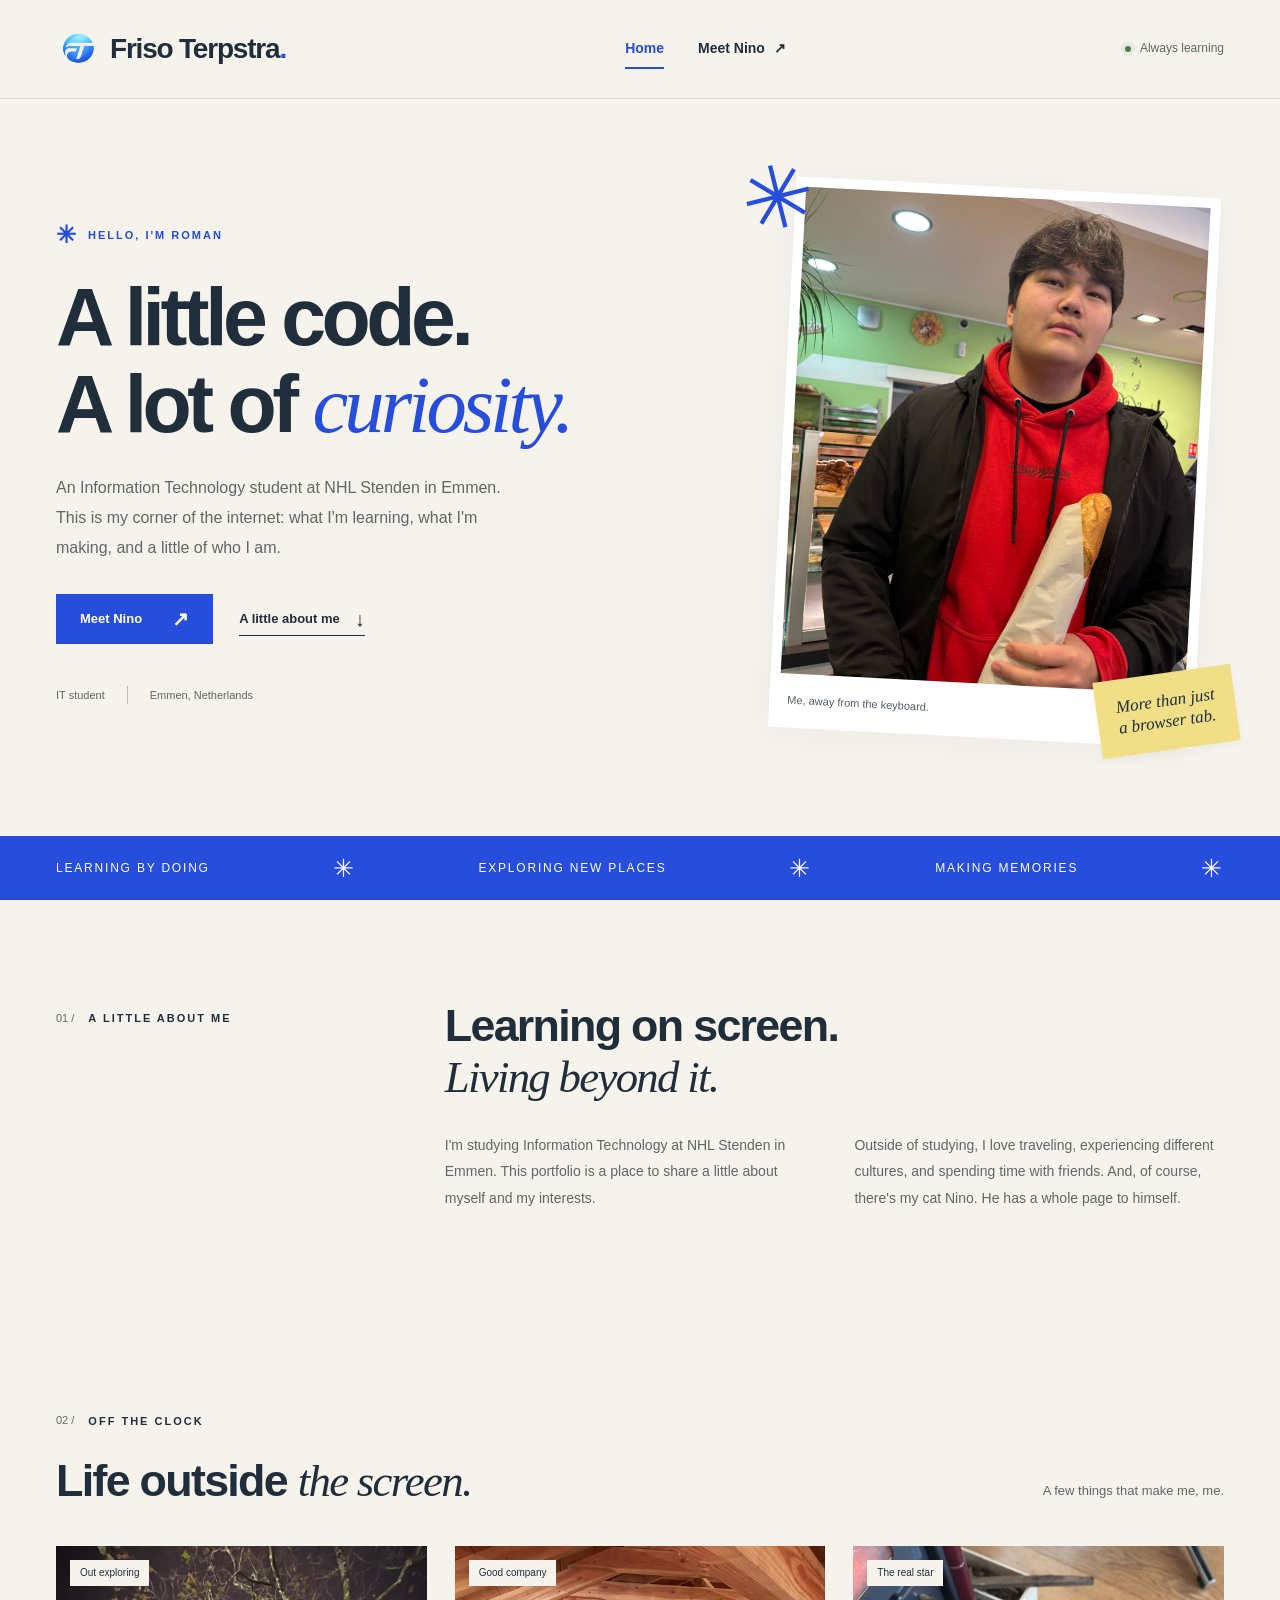
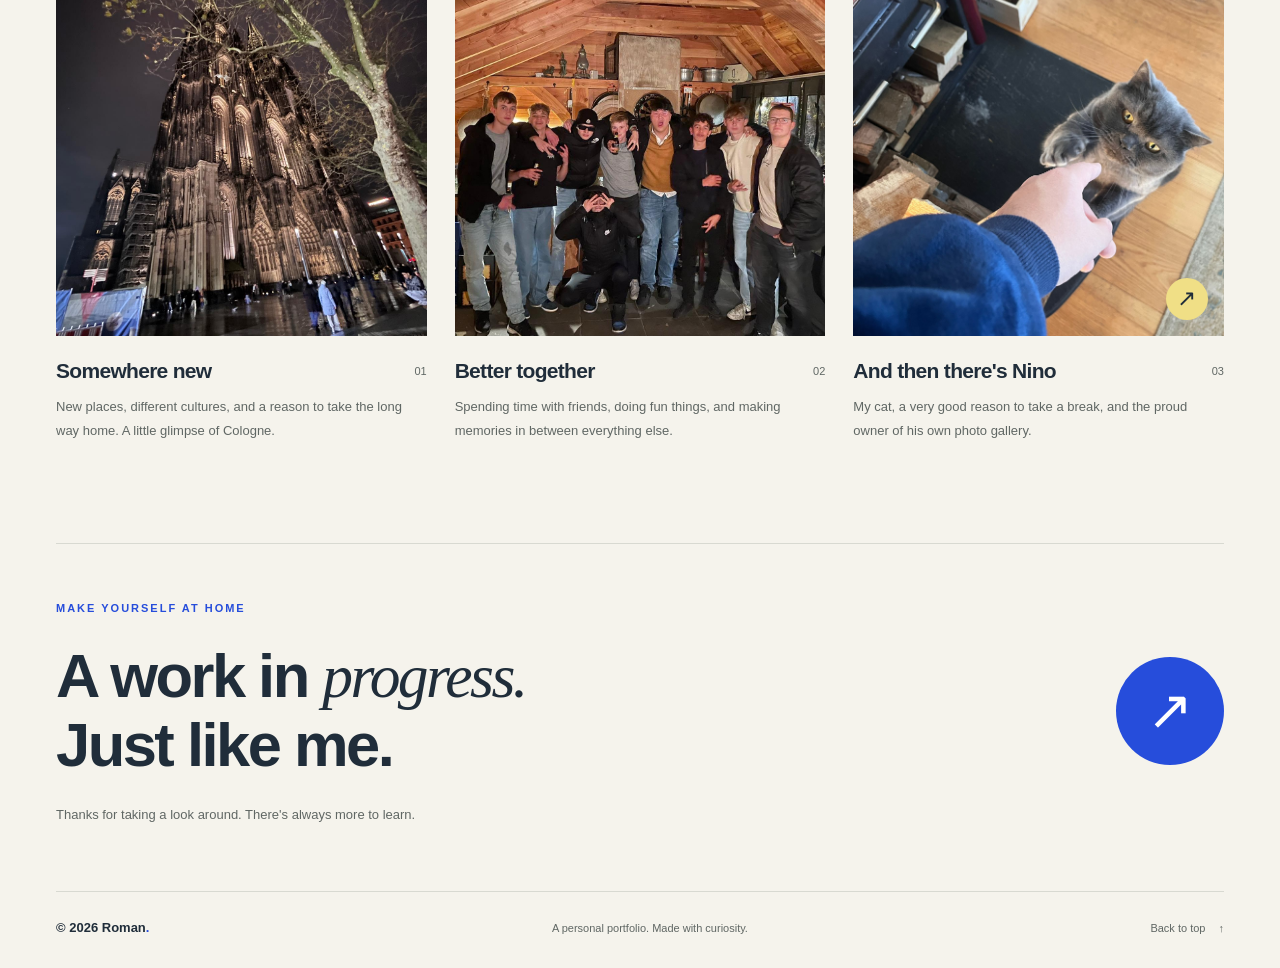
<file: index.html>
<!DOCTYPE html>
<html lang="en">
<head>
  <meta charset="UTF-8">
  <meta name="viewport" content="width=device-width, initial-scale=1">
  <meta name="description" content="Roman's personal portfolio. Information Technology at NHL Stenden, my interests, and a little life beyond the screen.">
  <meta name="theme-color" content="#f5f3ec">
  <title>Roman — Personal portfolio</title>
  <link rel="icon" href="Img/Icons/logo.png" type="image/png">
  <link rel="stylesheet" href="css/styles.css">
  <script src="js/main.js" defer></script>
</head>
<body id="top">
  <a class="skip-link" href="#main">Skip to content</a>
  <header class="site-header">
    <div class="container header-inner">
      <a class="brand" href="index.html" aria-label="Roman, home">
        <img src="Img/Icons/logo.png" alt="" width="45" height="36">
        <span>Friso Terpstra<span class="brand-dot">.</span></span>
      </a>
      <button class="menu-toggle" type="button" aria-expanded="false" aria-controls="site-nav" hidden>Menu <span aria-hidden="true">+</span></button>
      <nav class="site-nav" id="site-nav" aria-label="Main navigation">
        <a href="index.html" aria-current="page">Home</a>
        <a href="pictures.html">Meet Nino <span aria-hidden="true">↗</span></a>
      </nav>
      <span class="header-note"><span class="status-dot"></span> Always learning</span>
    </div>
  </header>

  <main id="main">
    <section class="hero container" aria-labelledby="hero-title">
      <div class="hero-copy">
        <p class="eyebrow"><span class="small-star" aria-hidden="true">✳</span> Hello, I'm Roman</p>
        <h1 id="hero-title">A little code.<br>A lot of <span class="serif-word">curiosity.</span></h1>
        <p class="hero-intro">An Information Technology student at NHL Stenden in Emmen. This is my corner of the internet: what I'm learning, what I'm making, and a little of who I am.</p>
        <div class="hero-actions">
          <a class="button button-primary" href="pictures.html">Meet Nino <span aria-hidden="true">↗</span></a>
          <a class="text-link" href="#about">A little about me <span aria-hidden="true">↓</span></a>
        </div>
        <div class="hero-meta"><span>IT student</span><span>Emmen, Netherlands</span></div>
      </div>
      <div class="hero-visual">
        <span class="portrait-spark" aria-hidden="true">✳</span>
        <figure class="portrait-frame">
          <img class="portrait" src="Img/Myself.jpeg" alt="Roman in a red hoodie, holding a baguette" width="1536" height="2048" fetchpriority="high">
          <figcaption><span>Me, away from the keyboard.</span><span aria-hidden="true">↗</span></figcaption>
        </figure>
        <span class="portrait-note">More than just<br>a browser tab.</span>
      </div>
    </section>

    <div class="intro-strip">
      <div class="container strip-inner"><span>Learning by doing</span><span aria-hidden="true">✳</span><span>Exploring new places</span><span aria-hidden="true">✳</span><span>Making memories</span><span aria-hidden="true">✳</span></div>
    </div>

    <section class="container about-section section-space" id="about" aria-labelledby="about-title">
      <div class="section-label"><span class="section-number">01 /</span><span class="eyebrow">A little about me</span></div>
      <div class="about-copy">
        <h2 id="about-title">Learning on screen.<br><span class="serif-word">Living beyond it.</span></h2>
        <div class="about-columns">
          <p>I'm studying Information Technology at NHL Stenden in Emmen. This portfolio is a place to share a little about myself and my interests.</p>
          <p>Outside of studying, I love traveling, experiencing different cultures, and spending time with friends. And, of course, there's my cat Nino. He has a whole page to himself.</p>
        </div>
      </div>
    </section>

    <section class="container section-space interests-section" aria-labelledby="interests-title">
      <div class="section-heading">
        <div><div class="section-label"><span class="section-number">02 /</span><span class="eyebrow">Off the clock</span></div><h2 id="interests-title">Life outside <span class="serif-word">the screen.</span></h2></div>
        <p>A few things that make me, me.</p>
      </div>
      <div class="interest-grid">
        <article class="interest-card">
          <div class="interest-image"><img src="Img/K%C3%B6ln.jpeg" alt="Cologne Cathedral lit up at night" width="1200" height="1600" loading="lazy"><span class="image-label">Out exploring</span></div>
          <div class="interest-heading"><h3>Somewhere new</h3><span aria-hidden="true">01</span></div>
          <p>New places, different cultures, and a reason to take the long way home. A little glimpse of Cologne.</p>
        </article>
        <article class="interest-card">
          <div class="interest-image"><img src="Img/Friends.jpeg" alt="A moment with my friends" width="1560" height="1170" loading="lazy"><span class="image-label">Good company</span></div>
          <div class="interest-heading"><h3>Better together</h3><span aria-hidden="true">02</span></div>
          <p>Spending time with friends, doing fun things, and making memories in between everything else.</p>
        </article>
        <article class="interest-card">
          <a class="interest-image cat-link" href="pictures.html" aria-label="Meet Nino and explore his photo gallery"><img src="Img/Nino%20(cat)/1.jpeg" alt="Nino the grey cat reaching for a hand" width="1536" height="2048" loading="lazy"><span class="image-label">The real star</span><span class="image-arrow" aria-hidden="true">↗</span></a>
          <div class="interest-heading"><h3><a href="pictures.html">And then there's Nino</a></h3><span aria-hidden="true">03</span></div>
          <p>My cat, a very good reason to take a break, and the proud owner of his own photo gallery.</p>
        </article>
      </div>
    </section>

    <section class="next-section container" aria-labelledby="next-title">
      <p class="eyebrow">Make yourself at home</p>
      <div class="next-inner"><h2 id="next-title">A work in <span class="serif-word">progress.</span><br>Just like me.</h2><a class="circle-link" href="pictures.html" aria-label="Meet Nino"><span aria-hidden="true">↗</span></a></div>
      <p>Thanks for taking a look around. There's always more to learn.</p>
    </section>
  </main>

  <footer class="site-footer container"><p>© <span data-current-year>2026</span> Roman<span class="brand-dot">.</span></p><p>A personal portfolio. Made with curiosity.</p><a href="#top">Back to top <span aria-hidden="true">↑</span></a></footer>
</body>
</html>
</file>
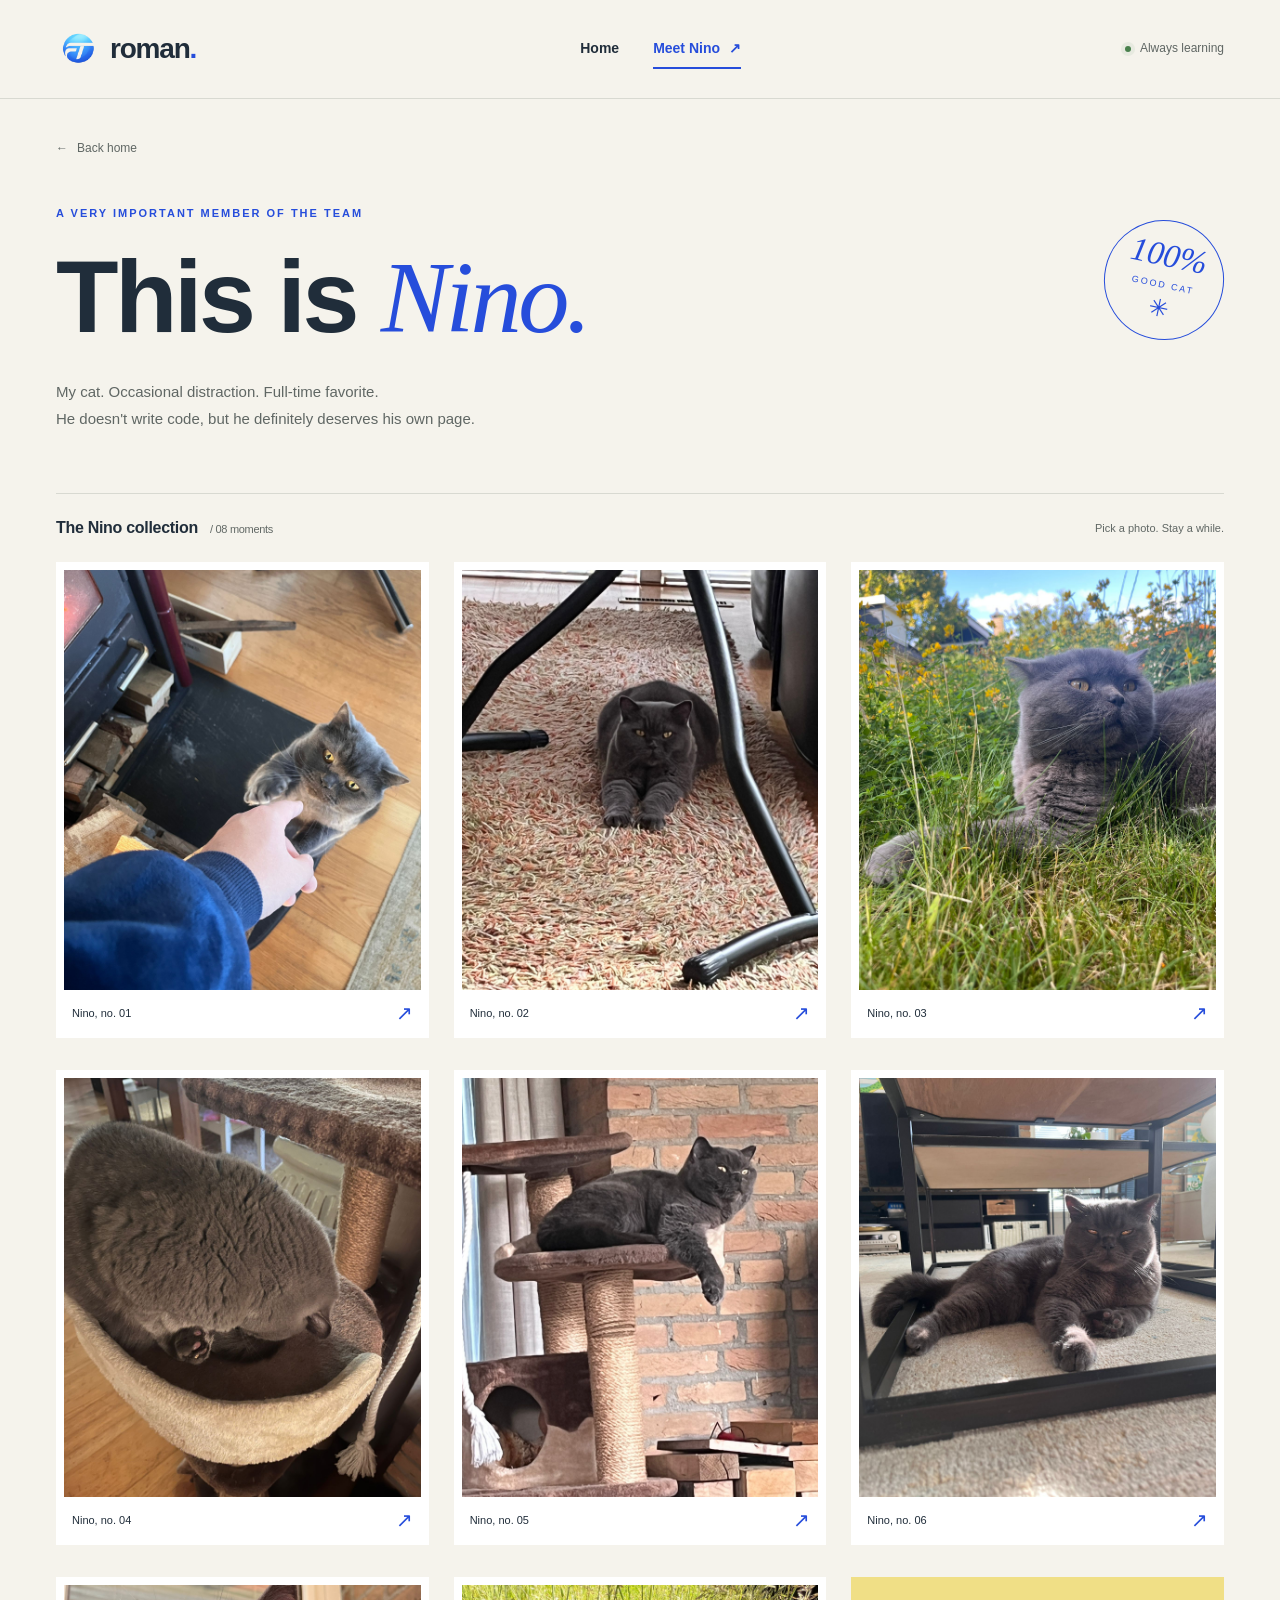
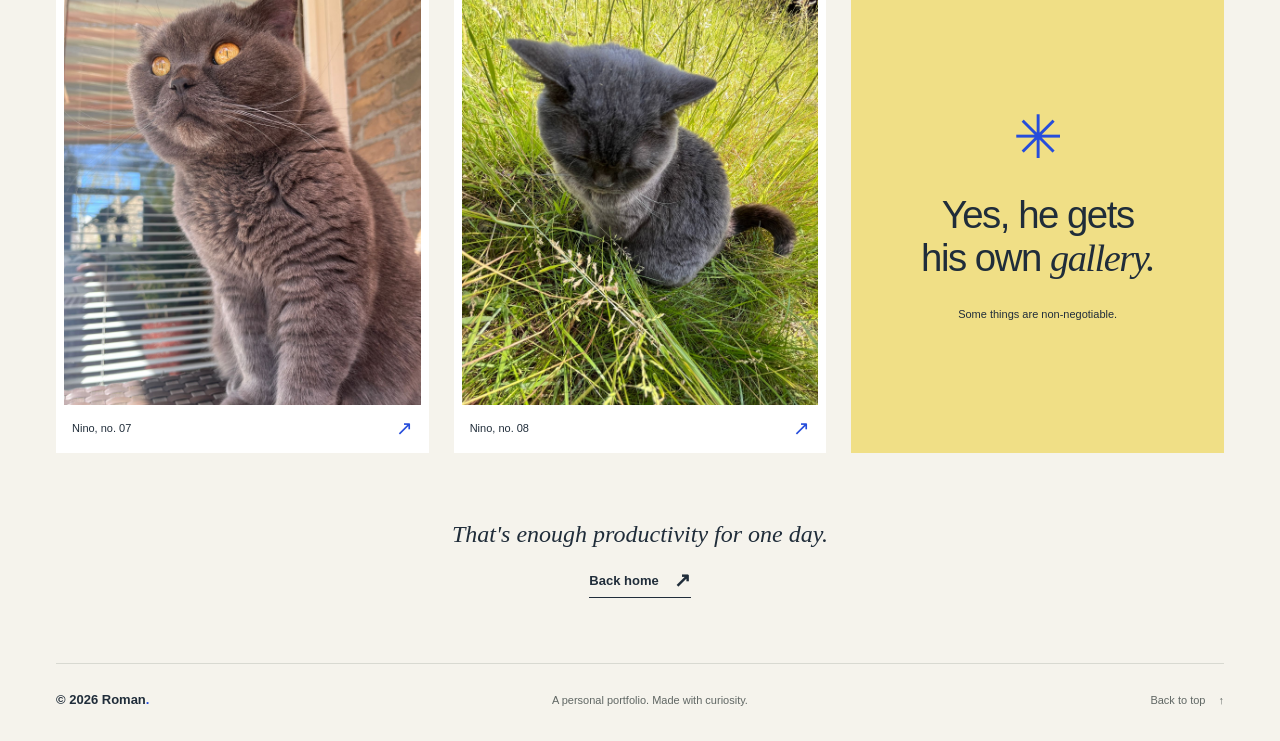
<file: pictures.html>
<!DOCTYPE html>
<html lang="en">
<head>
  <meta charset="UTF-8">
  <meta name="viewport" content="width=device-width, initial-scale=1">
  <meta name="description" content="Meet Nino, Roman's cat, in a gallery of eight favorite moments.">
  <meta name="theme-color" content="#f5f3ec">
  <title>Meet Nino — Roman</title>
  <link rel="icon" href="Img/Icons/logo.png" type="image/png">
  <link rel="stylesheet" href="css/styles.css">
  <script src="js/main.js" defer></script>
  <script src="js/gallery.js" defer></script>
</head>
<body id="top">
  <a class="skip-link" href="#main">Skip to content</a>
  <header class="site-header">
    <div class="container header-inner">
      <a class="brand" href="index.html" aria-label="Roman, home"><img src="Img/Icons/logo.png" alt="" width="45" height="36"><span>roman<span class="brand-dot">.</span></span></a>
      <button class="menu-toggle" type="button" aria-expanded="false" aria-controls="site-nav" hidden>Menu <span aria-hidden="true">+</span></button>
      <nav class="site-nav" id="site-nav" aria-label="Main navigation"><a href="index.html">Home</a><a href="pictures.html" aria-current="page">Meet Nino <span aria-hidden="true">↗</span></a></nav>
      <span class="header-note"><span class="status-dot"></span> Always learning</span>
    </div>
  </header>

  <main class="container gallery-main" id="main">
    <section class="page-intro gallery-intro" aria-labelledby="page-title">
      <a class="back-link" href="index.html"><span aria-hidden="true">←</span> Back home</a>
      <div class="page-intro-row"><div><p class="eyebrow">A very important member of the team</p><h1 id="page-title">This is <span class="serif-word">Nino.</span></h1></div><div class="nino-stamp" aria-hidden="true"><span>100%</span><span>GOOD CAT</span><span>✳</span></div></div>
      <p>My cat. Occasional distraction. Full-time favorite.<br>He doesn't write code, but he definitely deserves his own page.</p>
    </section>

    <section aria-labelledby="gallery-title">
      <div class="gallery-topline"><h2 id="gallery-title">The Nino collection <span> / 08 moments</span></h2><p>Pick a photo. Stay a while.</p></div>
      <div class="photo-grid">
        <a class="photo-card" href="Img/Nino%20(cat)/1.jpeg" data-gallery aria-label="Open photo 1 of Nino"><img src="Img/Nino%20(cat)/1.jpeg" alt="Nino reaching up toward a hand beside the fireplace" width="1536" height="2048"><span class="photo-caption"><span>Nino, no. 01</span><span aria-hidden="true">↗</span></span></a>
        <a class="photo-card" href="Img/Nino%20(cat)/2.jpeg" data-gallery aria-label="Open photo 2 of Nino"><img src="Img/Nino%20(cat)/2.jpeg" alt="Nino, a moment from his day — photo 2" width="1536" height="2048"><span class="photo-caption"><span>Nino, no. 02</span><span aria-hidden="true">↗</span></span></a>
        <a class="photo-card" href="Img/Nino%20(cat)/3.jpeg" data-gallery aria-label="Open photo 3 of Nino"><img src="Img/Nino%20(cat)/3.jpeg" alt="Nino, a moment from his day — photo 3" width="1536" height="2048"><span class="photo-caption"><span>Nino, no. 03</span><span aria-hidden="true">↗</span></span></a>
        <a class="photo-card" href="Img/Nino%20(cat)/4.jpeg" data-gallery aria-label="Open photo 4 of Nino"><img src="Img/Nino%20(cat)/4.jpeg" alt="Nino, a moment from his day — photo 4" width="1536" height="2048" loading="lazy"><span class="photo-caption"><span>Nino, no. 04</span><span aria-hidden="true">↗</span></span></a>
        <a class="photo-card" href="Img/Nino%20(cat)/5.jpeg" data-gallery aria-label="Open photo 5 of Nino"><img src="Img/Nino%20(cat)/5.jpeg" alt="Nino, a moment from his day — photo 5" width="1536" height="2048" loading="lazy"><span class="photo-caption"><span>Nino, no. 05</span><span aria-hidden="true">↗</span></span></a>
        <a class="photo-card" href="Img/Nino%20(cat)/6.jpeg" data-gallery aria-label="Open photo 6 of Nino"><img src="Img/Nino%20(cat)/6.jpeg" alt="Nino, a moment from his day — photo 6" width="1536" height="2048" loading="lazy"><span class="photo-caption"><span>Nino, no. 06</span><span aria-hidden="true">↗</span></span></a>
        <a class="photo-card" href="Img/Nino%20(cat)/7.jpeg" data-gallery aria-label="Open photo 7 of Nino"><img src="Img/Nino%20(cat)/7.jpeg" alt="Nino, a moment from his day — photo 7" width="1536" height="2048" loading="lazy"><span class="photo-caption"><span>Nino, no. 07</span><span aria-hidden="true">↗</span></span></a>
        <a class="photo-card" href="Img/Nino%20(cat)/8.jpeg" data-gallery aria-label="Open photo 8 of Nino"><img src="Img/Nino%20(cat)/8.jpeg" alt="Nino, a moment from his day — photo 8" width="1536" height="2048" loading="lazy"><span class="photo-caption"><span>Nino, no. 08</span><span aria-hidden="true">↗</span></span></a>
        <div class="gallery-note"><span aria-hidden="true">✳</span><p>Yes, he gets<br>his own <em>gallery.</em></p><span>Some things are non-negotiable.</span></div>
      </div>
    </section>
    <aside class="gallery-signoff"><p>That's enough productivity for one day.</p><a class="text-link" href="index.html">Back home <span aria-hidden="true">↗</span></a></aside>
  </main>

  <dialog class="lightbox" id="lightbox" aria-labelledby="lightbox-title">
    <div class="lightbox-topline"><h2 id="lightbox-title">The Nino collection</h2><button class="lightbox-close" type="button" aria-label="Close photo viewer" autofocus>Close <span aria-hidden="true">×</span></button></div>
    <div class="lightbox-stage"><button class="lightbox-nav" id="previous-photo" type="button" aria-label="Previous photo">←</button><img id="lightbox-image" alt=""><button class="lightbox-nav" id="next-photo" type="button" aria-label="Next photo">→</button></div>
    <div class="lightbox-bottomline"><p id="lightbox-counter" role="status" aria-live="polite" aria-atomic="true"></p><p>← → to explore <span aria-hidden="true">·</span> Esc to close</p></div>
  </dialog>

  <footer class="site-footer container"><p>© <span data-current-year>2026</span> Roman<span class="brand-dot">.</span></p><p>A personal portfolio. Made with curiosity.</p><a href="#top">Back to top <span aria-hidden="true">↑</span></a></footer>
</body>
</html>
</file>
<file: css/styles.css>
/* Shared styles. No framework, build step, or external fonts required. */
:root {
  color-scheme: light;
  --paper: #f5f3ec;
  --ink: #202d3a;
  --muted: #606764;
  --blue: #264ddb;
  --blue-dark: #1639b3;
  --line: #d8d9d1;
  --yellow: #f0df86;
  --serif: Georgia, "Times New Roman", serif;
  --sans: "Segoe UI", Arial, sans-serif;
}
* { box-sizing: border-box; }
html { scroll-behavior: smooth; scroll-padding-top: 100px; }
body { margin: 0; background: var(--paper); color: var(--ink); font: 16px/1.65 var(--sans); }
body:has(dialog[open]) { overflow: hidden; }
img { display: block; max-width: 100%; height: auto; }
a { color: inherit; text-decoration: none; }
button, input, select { font: inherit; }
button, select { cursor: pointer; }
button { color: inherit; border-radius: 0; }
button, a, input, select { -webkit-tap-highlight-color: transparent; }
::selection { color: white; background: var(--blue); }
:focus-visible { outline: 3px solid var(--blue); outline-offset: 5px; }
[hidden] { display: none !important; }
h1, h2, h3, p, figure { margin: 0; }
h1, h2, h3 { line-height: 1.12; font-weight: 600; }
p { text-wrap: pretty; }
.container { width: min(1180px, calc(100% - 112px)); margin-inline: auto; }
.sr-only { position: absolute; width: 1px; height: 1px; padding: 0; margin: -1px; overflow: hidden; clip-path: inset(50%); white-space: nowrap; border: 0; }
.skip-link { position: fixed; top: 12px; left: 12px; padding: 10px 20px; background: var(--blue); color: white; z-index: 20; transform: translateY(-180%); }
.skip-link:focus { transform: translateY(0); }
.site-header { border-bottom: 1px solid var(--line); }
.header-inner { min-height: 98px; display: flex; align-items: center; justify-content: space-between; gap: 30px; }
.brand { display: inline-flex; align-items: center; gap: 9px; font-size: 28px; font-weight: 700; letter-spacing: -1.2px; }
.brand img { width: 45px; height: 36px; object-fit: contain; }
.brand-dot { color: var(--blue); }
.site-nav { display: flex; align-items: center; gap: 34px; }
.site-nav a { position: relative; font-size: 14px; font-weight: 600; padding: 12px 0; }
.site-nav a::after { content: ""; position: absolute; height: 2px; bottom: 4px; left: 0; right: 0; background: var(--blue); transform: scaleX(0); transform-origin: left; transition: transform 180ms ease; }
.site-nav a:hover, .site-nav a[aria-current] { color: var(--blue); }
.site-nav a:hover::after, .site-nav a[aria-current]::after { transform: scaleX(1); }
.site-nav a span { display: inline-block; margin-left: 5px; }
.header-note { display: flex; align-items: center; gap: 9px; font-size: 12px; color: var(--muted); }
.status-dot { width: 6px; height: 6px; border-radius: 50%; background: #49804c; box-shadow: 0 0 0 4px #49804c14; }
.menu-toggle { display: none; align-items: center; justify-content: space-between; gap: 15px; padding: 9px 0 9px 12px; background: none; border: 0; font-size: 14px; }
.menu-toggle span { font-size: 23px; line-height: 1; transition: transform 180ms; }
.menu-toggle[aria-expanded="true"] span { transform: rotate(45deg); }
.eyebrow { font-size: 11px; font-weight: 600; letter-spacing: 2px; text-transform: uppercase; }
.serif-word { font-family: var(--serif); font-style: italic; font-weight: 400; }
.hero { display: grid; grid-template-columns: 1.5fr 1fr; align-items: center; gap: 64px; padding-block: 78px 86px; }
.hero-copy .eyebrow { display: flex; align-items: center; gap: 10px; color: var(--blue); }
.small-star { font-size: 24px; line-height: 1; }
.hero h1 { font-size: clamp(56px, 6.3vw, 86px); letter-spacing: -4.5px; line-height: 1.08; margin-block: 27px 25px; }
.hero h1 .serif-word { color: var(--blue); letter-spacing: -4px; }
.hero-intro { max-width: 475px; font-size: 16px; line-height: 1.85; color: var(--muted); }
.hero-actions { display: flex; align-items: center; flex-wrap: wrap; gap: 26px; margin-top: 32px; }
.button { display: inline-flex; align-items: center; justify-content: center; gap: 30px; min-height: 50px; padding: 13px 23px; border: 1px solid transparent; font-size: 13px; font-weight: 600; transition: background 180ms ease, transform 180ms ease; }
.button-primary { background: var(--blue); color: white; }
.button-primary:hover { background: var(--blue-dark); transform: translateY(-2px); }
.button span { font-size: 20px; line-height: 1; }
.text-link { display: inline-flex; align-items: center; gap: 15px; width: fit-content; padding: 6px 0; background: none; border: 0; border-bottom: 1px solid currentColor; font-size: 13px; font-weight: 600; }
.text-link:hover { color: var(--blue); }
.text-link span { font-size: 20px; line-height: 1; transition: transform 180ms ease; }
.text-link:hover span { transform: translate(2px, -2px); }
.hero-meta { display: flex; gap: 22px; margin-top: 42px; font-size: 11px; color: var(--muted); }
.hero-meta span + span { border-left: 1px solid #b9bdb7; padding-left: 22px; }
.hero-visual { position: relative; padding: 10px 17px 12px 0; }
.portrait-frame { position: relative; padding: 10px 10px 0; background: #fff; transform: rotate(3deg); box-shadow: 0 5px 35px #2836410b; }
.portrait { width: 100%; aspect-ratio: 0.83; height: auto; object-fit: cover; object-position: 50% 30%; }
.portrait-frame figcaption { display: flex; align-items: center; justify-content: space-between; padding: 16px 8px 18px; font-size: 11px; color: #535d68; }
.portrait-frame figcaption span:last-child { font-size: 20px; line-height: 1; }
.portrait-spark { position: absolute; z-index: 1; top: -23px; left: -40px; color: var(--blue); font-size: 87px; line-height: 1; transform: rotate(-14deg); }
.portrait-note { position: absolute; right: -12px; bottom: 1px; background: var(--yellow); padding: 17px 20px; transform: rotate(-8deg); font: italic 17px/1.25 var(--serif); box-shadow: 0 3px 8px #00000009; }
.intro-strip { background: var(--blue); color: white; }
.strip-inner { display: flex; align-items: center; justify-content: space-between; min-height: 64px; gap: 28px; }
.strip-inner > span { font-size: 12px; letter-spacing: 1.8px; text-transform: uppercase; }
.strip-inner > span[aria-hidden] { font-size: 25px; }
.section-space { padding-block: 100px; }
.section-label { display: flex; align-items: center; gap: 14px; margin-bottom: 25px; }
.section-number { font: 11px/1.5 var(--sans); color: var(--muted); }
.about-section { display: grid; grid-template-columns: 1fr 2.3fr; gap: 50px; }
.about-section > .section-label { align-self: start; margin-top: 9px; }
h2 { font-size: clamp(34px, 3.5vw, 46px); letter-spacing: -1.7px; }
.about-columns { display: grid; grid-template-columns: 1fr 1fr; gap: 40px; margin-top: 30px; }
.about-columns p { color: var(--muted); font-size: 14px; line-height: 1.9; }
.section-heading { display: flex; align-items: end; justify-content: space-between; gap: 32px; margin-bottom: 40px; }
.section-heading > p { color: var(--muted); font-size: 13px; padding-bottom: 4px; }
.interest-grid { display: grid; grid-template-columns: repeat(3, minmax(0, 1fr)); gap: 28px; }
.interest-image { position: relative; display: block; overflow: hidden; }
.interest-image img { width: 100%; height: auto; aspect-ratio: 0.95; object-fit: cover; transition: transform 350ms ease; }
.interest-card:nth-child(2) .interest-image img { object-position: 55% center; }
.interest-card:nth-child(3) .interest-image img { object-position: 67% center; }
.interest-image:hover img { transform: scale(1.035); }
.image-label { position: absolute; top: 14px; left: 14px; padding: 5px 10px; background: var(--paper); font-size: 10px; font-weight: 500; }
.image-arrow { position: absolute; bottom: 16px; right: 16px; display: grid; place-items: center; width: 42px; height: 42px; border-radius: 50%; background: var(--yellow); font-size: 23px; }
.interest-heading { display: flex; align-items: center; justify-content: space-between; gap: 10px; margin-top: 23px; }
.interest-heading h3 { font-size: 21px; letter-spacing: -0.7px; }
.interest-heading h3 a:hover { color: var(--blue); }
.interest-heading > span { font-size: 11px; color: var(--muted); }
.interest-card > p { margin-top: 12px; font-size: 13px; color: var(--muted); line-height: 1.85; }
.next-section { border-top: 1px solid var(--line); padding-block: 55px 65px; }
.next-section > .eyebrow { color: var(--blue); }
.next-inner { display: flex; align-items: center; justify-content: space-between; gap: 25px; margin-block: 25px; }
.next-inner h2 { font-size: clamp(38px, 4.8vw, 65px); letter-spacing: -2.5px; }
.next-section > p:last-child { color: var(--muted); font-size: 13px; }
.circle-link { flex-shrink: 0; display: grid; place-items: center; width: 108px; height: 108px; border-radius: 50%; background: var(--blue); color: white; font-size: 55px; transition: transform 200ms, background 200ms; }
.circle-link:hover { background: var(--blue-dark); transform: rotate(8deg); }
.site-footer { display: flex; align-items: center; justify-content: space-between; gap: 24px; padding-block: 25px 30px; border-top: 1px solid var(--line); font-size: 11px; color: var(--muted); }
.site-footer > p:first-child { font-weight: 600; color: var(--ink); font-size: 13px; }
.site-footer > a:hover { color: var(--blue); }
.site-footer > a span { margin-left: 10px; }

/* Page introductions */
.page-intro { padding-block: 35px 55px; }
.back-link { display: inline-flex; gap: 9px; align-items: center; font-size: 12px; color: var(--muted); margin-bottom: 45px; }
.back-link:hover { color: var(--blue); }
.page-intro-row { display: flex; justify-content: space-between; align-items: center; gap: 30px; }
.page-intro .eyebrow { color: var(--blue); margin-bottom: 18px; }
.page-intro h1 { font-size: clamp(45px, 5.5vw, 76px); letter-spacing: -3.5px; }
.page-intro h1 .serif-word { color: var(--blue); }
.page-intro > p { max-width: 580px; margin-top: 22px; color: var(--muted); font-size: 15px; line-height: 1.85; }
/* Nino's gallery and native dialog photo viewer */
.gallery-intro { padding-bottom: 60px; }
.gallery-intro h1 { font-size: clamp(65px, 8vw, 105px); }
.nino-stamp { display: flex; flex-direction: column; align-items: center; justify-content: center; flex-shrink: 0; width: 120px; height: 120px; border: 1px solid var(--blue); border-radius: 50%; color: var(--blue); transform: rotate(12deg); }
.nino-stamp span:first-child { font: italic 33px/1.2 var(--serif); }
.nino-stamp span:nth-child(2) { font-size: 9px; letter-spacing: 2px; margin-top: 3px; }
.nino-stamp span:last-child { font-size: 24px; line-height: 1.3; }
.gallery-topline { display: flex; align-items: center; justify-content: space-between; gap: 20px; border-top: 1px solid var(--line); padding-block: 25px; }
.gallery-topline h2 { font-size: 16px; letter-spacing: -0.3px; }
.gallery-topline h2 span { font-size: 11px; font-weight: 400; color: var(--muted); margin-left: 8px; }
.gallery-topline > p { font-size: 11px; color: var(--muted); }
.photo-grid { display: grid; grid-template-columns: repeat(3, minmax(0, 1fr)); gap: 32px 25px; }
.photo-card { position: relative; display: block; background: white; padding: 8px 8px 0; transition: transform 200ms ease, box-shadow 200ms ease; }
.photo-card:hover { transform: translateY(-5px) rotate(-1deg); box-shadow: 0 8px 25px #202d3a0c; }
.photo-card img { width: 100%; height: auto; aspect-ratio: 0.85; object-fit: cover; }
.photo-caption { display: flex; justify-content: space-between; align-items: center; padding: 13px 8px 15px; font-size: 11px; }
.photo-caption > span:last-child { font-size: 20px; color: var(--blue); line-height: 1; }
.gallery-note { display: flex; flex-direction: column; align-items: center; justify-content: center; gap: 25px; min-height: 250px; text-align: center; background: var(--yellow); padding: 30px; }
.gallery-note > span:first-child { color: var(--blue); font-size: 60px; line-height: 1; }
.gallery-note p { font-size: clamp(28px, 3vw, 41px); line-height: 1.12; letter-spacing: -1.5px; }
.gallery-note p em { font-family: var(--serif); font-weight: 400; }
.gallery-note > span:last-child { font-size: 11px; }
.gallery-signoff { display: flex; flex-direction: column; align-items: center; gap: 12px; padding-block: 65px; }
.gallery-signoff > p { font: italic 24px/1.4 var(--serif); text-align: center; }
.lightbox { position: fixed; width: min(1040px, calc(100% - 40px)); max-width: none; max-height: calc(100dvh - 40px); padding: 20px 25px; border: 0; color: white; background: #1a242d; }
.lightbox::backdrop { background: #101720e8; backdrop-filter: blur(6px); }
.lightbox :focus-visible { outline-color: var(--yellow); }
.lightbox-topline, .lightbox-bottomline { display: flex; align-items: center; justify-content: space-between; gap: 20px; }
.lightbox-topline h2 { font-size: 13px; font-weight: 500; letter-spacing: 0; }
.lightbox-close { display: flex; align-items: center; gap: 12px; min-height: 44px; background: none; border: 0; color: white; font-size: 12px; padding: 4px 0 4px 12px; }
.lightbox-close span { font-size: 28px; line-height: 1; }
.lightbox-stage { display: grid; grid-template-columns: 50px minmax(0, 1fr) 50px; gap: 20px; align-items: center; margin-block: 12px 20px; }
.lightbox-stage > img { width: 100%; height: min(70dvh, 750px); object-fit: contain; }
.lightbox-nav { width: 48px; height: 48px; background: #ffffff10; border: 1px solid #ffffff40; color: white; border-radius: 50%; font-size: 21px; }
.lightbox-nav:hover, .lightbox-close:hover { color: var(--yellow); border-color: var(--yellow); }
.lightbox-bottomline { font-size: 11px; color: #c1c9cf; }
.lightbox-bottomline > p:last-child { color: #aab6be; }

@media (min-width: 1440px) {
  .hero { gap: 100px; padding-block: 90px 100px; }
}
@media (max-width: 1100px) {
  .container { width: calc(100% - 72px); }
  .header-note { display: none; }
  .hero { gap: 45px; padding-block: 65px; }
  .hero h1 { font-size: clamp(51px, 6.4vw, 72px); letter-spacing: -3px; }
  .hero h1 .serif-word { letter-spacing: -3px; }
  .hero-intro { font-size: 14px; }
  .hero-actions { gap: 18px; }
  .hero-meta { margin-top: 28px; }
  .portrait-note { right: -8px; font-size: 15px; padding: 13px 15px; }
  .portrait-spark { font-size: 70px; left: -25px; }
  .about-section { grid-template-columns: 1fr 2.8fr; gap: 30px; }
  .section-label { gap: 9px; }
  .section-label .eyebrow { font-size: 10px; letter-spacing: 1.3px; }
  .section-heading { align-items: start; flex-direction: column; gap: 18px; }
  .interest-grid { gap: 20px; }
  .interest-heading h3 { font-size: 18px; }
}
@media (max-width: 760px) {
  .container { width: calc(100% - 40px); }
  .header-inner { min-height: 80px; gap: 20px; }
  .brand { font-size: 25px; }
  .brand img { width: 38px; height: 31px; }
  .site-nav { gap: 23px; }
  .site-nav a { font-size: 12px; }
  .hero { grid-template-columns: 1fr 0.85fr; gap: 28px; padding-block: 50px 60px; }
  .hero h1 { font-size: 46px; letter-spacing: -2.5px; }
  .hero h1 .serif-word { letter-spacing: -2px; }
  .hero-copy .eyebrow { font-size: 9px; letter-spacing: 1.4px; }
  .hero-meta { flex-wrap: wrap; gap: 10px; }
  .hero-meta span + span { padding-left: 10px; }
  .hero-actions { margin-top: 22px; }
  .hero-intro { font-size: 13px; }
  .button { gap: 20px; min-height: 47px; padding: 11px 18px; }
  .portrait-frame figcaption { font-size: 9px; padding: 13px 3px 18px; }
  .portrait-spark { font-size: 57px; left: -19px; top: -12px; }
  .portrait-note { font-size: 14px; right: -5px; bottom: -15px; }
  .strip-inner { gap: 15px; min-height: 56px; }
  .strip-inner > span { font-size: 9px; letter-spacing: 1px; }
  .strip-inner > span[aria-hidden] { font-size: 18px; }
  .strip-inner > span:last-child { display: none; }
  .section-space { padding-block: 65px; }
  .about-section { grid-template-columns: 1fr; gap: 10px; }
  .about-columns { gap: 25px; }
  .interest-grid { grid-template-columns: 1fr; gap: 35px; }
  .interest-card { display: grid; grid-template-columns: 0.85fr 1fr; grid-template-rows: auto 1fr; column-gap: 25px; align-items: start; }
  .interest-image { grid-row: 1 / 3; }
  .interest-image img { aspect-ratio: 1.1; }
  .interest-heading { margin-top: 10px; }
  .interest-heading h3 { font-size: 23px; }
  .interest-card > p { font-size: 14px; }
  .next-inner h2 { font-size: 47px; }
  .circle-link { width: 84px; height: 84px; font-size: 43px; }
  .site-footer { flex-wrap: wrap; gap: 16px; }
  .site-footer > p:nth-child(2) { order: 3; width: 100%; }
  .page-intro h1 { font-size: 49px; letter-spacing: -2px; }
  .photo-grid { grid-template-columns: repeat(2, minmax(0, 1fr)); gap: 22px 18px; }
  .gallery-note { grid-column: 1 / -1; flex-direction: row; justify-content: space-around; min-height: 180px; }
  .gallery-intro h1 { font-size: 75px; }
  .nino-stamp { width: 95px; height: 95px; }
  .nino-stamp span:first-child { font-size: 28px; }
  .gallery-topline { flex-wrap: wrap; gap: 8px; }
  .lightbox { width: calc(100% - 24px); padding: 12px; }
  .lightbox-stage { grid-template-columns: 38px minmax(0, 1fr) 38px; gap: 8px; }
  .lightbox-nav { width: 38px; height: 44px; border-radius: 3px; }
  .lightbox-bottomline { gap: 12px; font-size: 10px; }
}
@media (max-width: 560px) {
  .header-inner { flex-wrap: wrap; gap: 0; }
  .menu-toggle:not([hidden]) { display: flex; }
  .site-nav { width: 100%; justify-content: space-between; padding-block: 0 17px; }
  .site-nav[data-enhanced="true"] { display: none; }
  .site-nav[data-enhanced="true"][data-open="true"] { display: flex; }
  .hero { grid-template-columns: 1fr; gap: 38px; padding-block: 40px 55px; }
  .hero h1 { font-size: clamp(47px, 12.5vw, 68px); letter-spacing: -3px; margin-block: 23px 20px; }
  .hero h1 .serif-word { letter-spacing: -3px; }
  .hero-intro { font-size: 14px; max-width: 400px; }
  .hero-actions { gap: 22px; }
  .hero-meta { font-size: 10px; margin-top: 25px; gap: 17px; }
  .hero-meta span + span { padding-left: 17px; }
  .hero-visual { width: min(340px, 90%); justify-self: center; padding-right: 8px; }
  .portrait { aspect-ratio: 1; object-position: center 28%; }
  .portrait-spark { font-size: 67px; top: -12px; left: -25px; }
  .portrait-frame figcaption { font-size: 10px; padding: 14px 5px 17px; }
  .portrait-note { font-size: 16px; padding: 14px 18px; bottom: -8px; right: -16px; }
  .strip-inner { justify-content: center; gap: 17px; }
  .strip-inner > span { font-size: 9px; letter-spacing: 0.8px; }
  .strip-inner > span:nth-child(4), .strip-inner > span:nth-child(5) { display: none; }
  .section-space { padding-block: 50px; }
  h2 { font-size: 35px; letter-spacing: -1.4px; }
  .section-label { margin-bottom: 22px; }
  .about-columns { grid-template-columns: 1fr; gap: 18px; margin-top: 25px; }
  .about-columns p { font-size: 14px; }
  .section-heading { margin-bottom: 30px; }
  .interest-grid { gap: 33px; }
  .interest-card { display: block; }
  .interest-image img { aspect-ratio: 1.18; }
  .interest-heading { margin-top: 18px; }
  .interest-heading h3 { font-size: 23px; }
  .next-section { padding-block: 35px 45px; }
  .next-inner h2 { font-size: 37px; letter-spacing: -1.5px; }
  .circle-link { width: 58px; height: 58px; font-size: 33px; }
  .next-section > p:last-child { max-width: 270px; font-size: 12px; }
  .page-intro { padding-block: 25px 35px; }
  .back-link { margin-bottom: 32px; }
  .page-intro .eyebrow { font-size: 9px; letter-spacing: 1.5px; }
  .page-intro h1 { font-size: clamp(38px, 10.5vw, 58px); letter-spacing: -2px; }
  .page-intro h1 .serif-word { display: block; }
  .page-intro > p { font-size: 14px; }
  .gallery-intro h1 { font-size: 64px; }
  .gallery-intro h1 .serif-word { display: inline; }
  .gallery-intro .page-intro-row { gap: 15px; }
  .nino-stamp { width: 72px; height: 72px; }
  .nino-stamp span:first-child { font-size: 23px; }
  .nino-stamp span:nth-child(2) { font-size: 6px; letter-spacing: 1px; }
  .nino-stamp span:last-child { font-size: 16px; }
  .gallery-topline h2 { font-size: 14px; }
  .gallery-topline h2 span { font-size: 10px; margin-left: 3px; }
  .photo-grid { gap: 18px 12px; }
  .photo-card { padding: 5px 5px 0; }
  .photo-caption { padding: 10px 4px; font-size: 9px; }
  .gallery-note { gap: 15px; padding: 25px 15px; min-height: 155px; }
  .gallery-note > span:first-child { font-size: 40px; }
  .gallery-note p { font-size: 27px; }
  .gallery-note > span:last-child { max-width: 80px; font-size: 9px; }
  .gallery-signoff { padding-block: 45px; }
  .gallery-signoff > p { font-size: 21px; }
  .lightbox-stage { position: relative; grid-template-columns: 1fr; margin-top: 8px; }
  .lightbox-stage img { height: 65dvh; }
  .lightbox-nav { position: absolute; z-index: 1; top: 50%; transform: translateY(-50%); background: #1a242dcf; }
  #previous-photo { left: 0; }
  #next-photo { right: 0; }
  .lightbox-bottomline > p:last-child { display: none; }
}
@media (prefers-reduced-motion: reduce) {
  html { scroll-behavior: auto; }
  *, *::before, *::after { transition: none !important; animation: none !important; }
}
</file>
